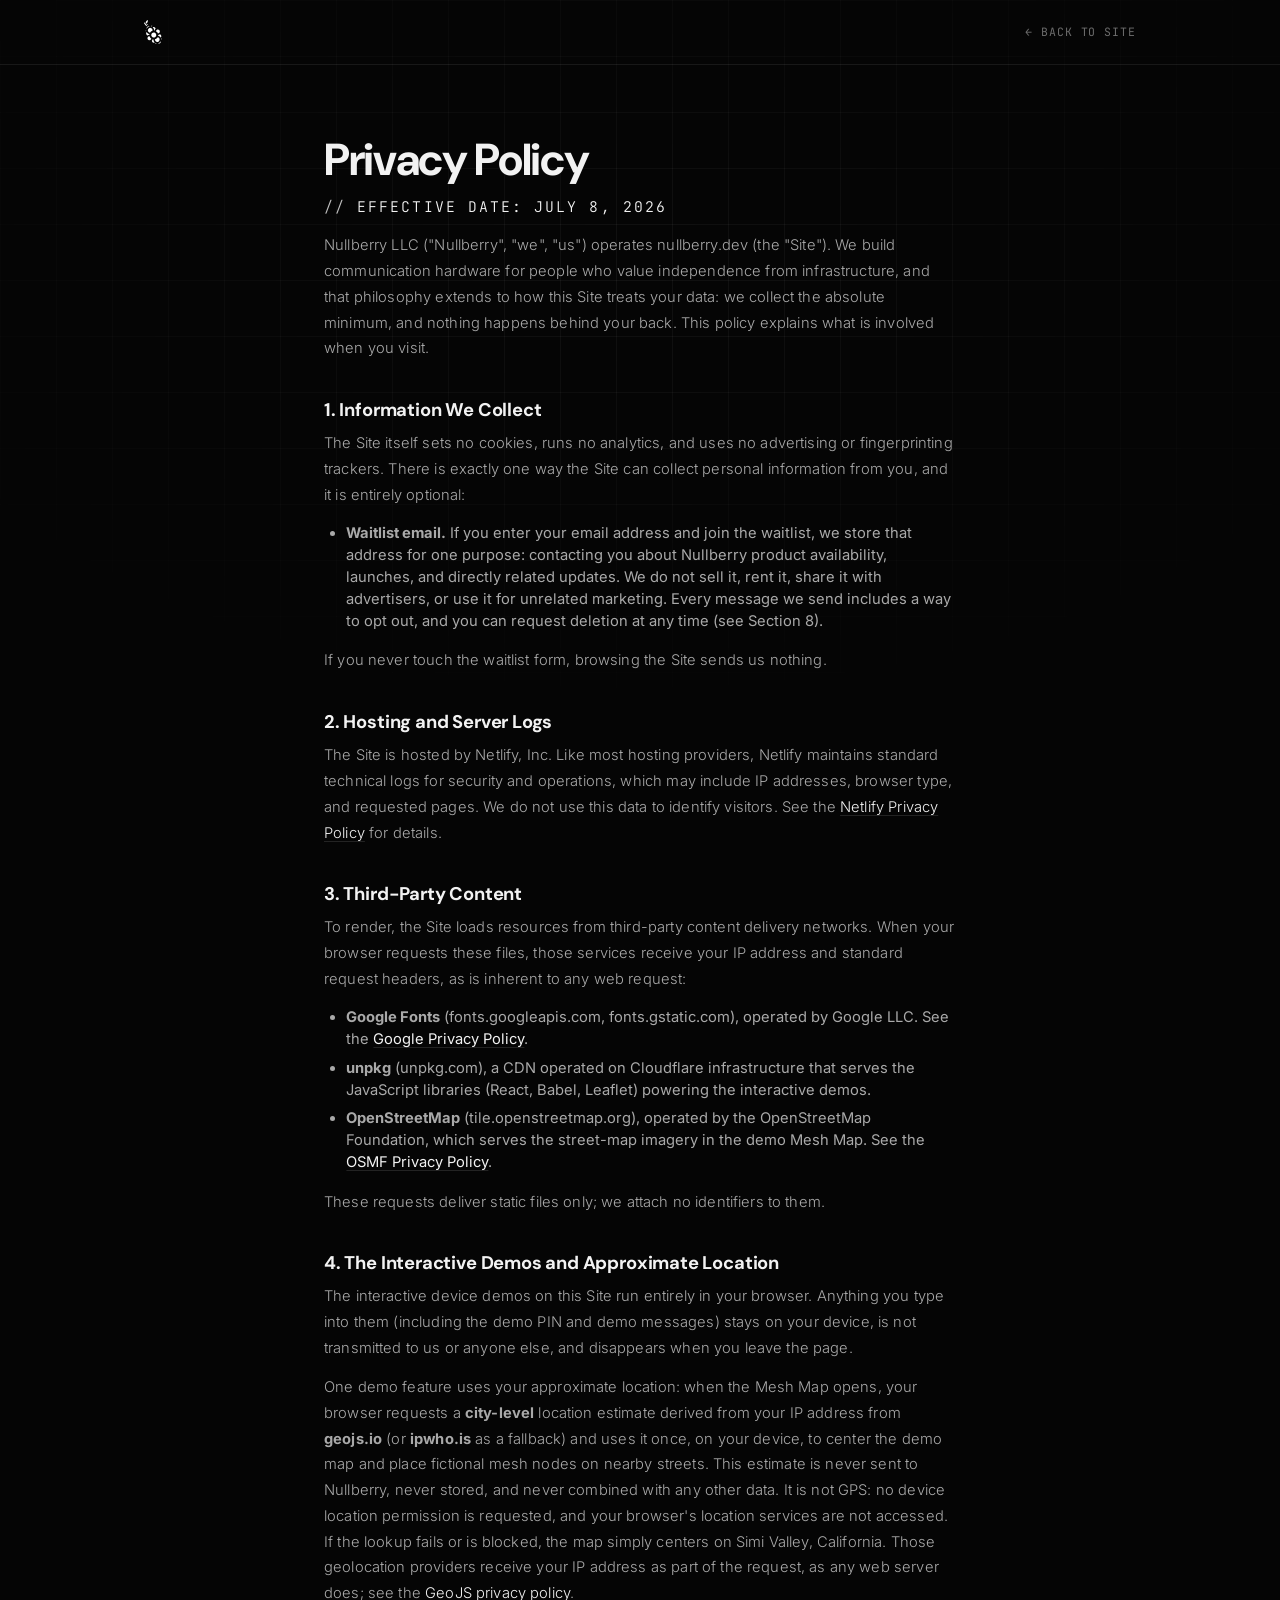
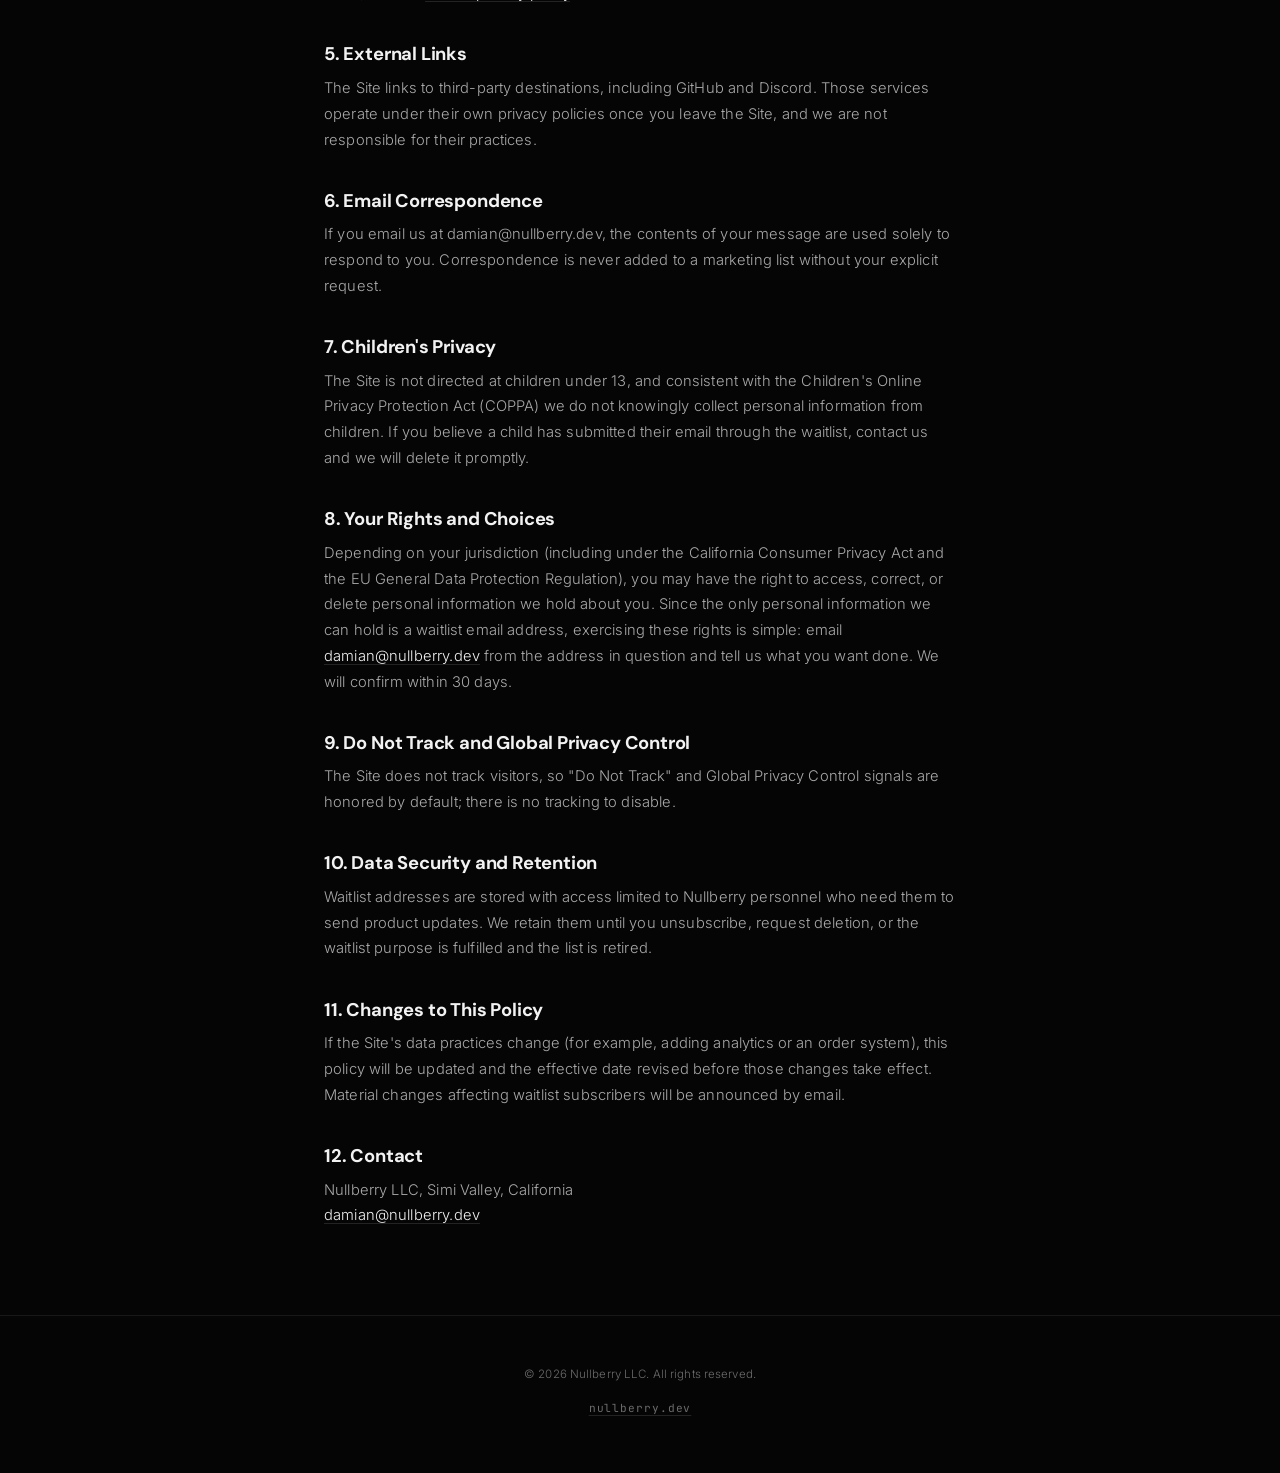
<file: privacy.html>
<!DOCTYPE html>
<html lang="en">
<head>
  <meta charset="UTF-8">
  <link id="favicon" rel="icon" type="image/svg+xml" href="assets/favicon-dark.svg">
  <script>
    (function(){
      var link = document.getElementById('favicon');
      var mq = window.matchMedia('(prefers-color-scheme: dark)');
      function setFav(e){ link.href = e.matches ? 'assets/favicon-dark.svg' : 'assets/favicon-light.svg'; }
      setFav(mq);
      mq.addEventListener('change', setFav);
    })();
  </script>
  <meta name="viewport" content="width=device-width, initial-scale=1.0">
  <meta name="theme-color" content="#050505">
  <title>Privacy Policy | Nullberry</title>
  <meta name="description" content="Privacy policy for nullberry.dev.">
  <meta name="robots" content="noindex">
  <link rel="preconnect" href="https://fonts.googleapis.com">
  <link rel="preconnect" href="https://fonts.gstatic.com" crossorigin>
  <link href="https://fonts.googleapis.com/css2?family=Inter:wght@300;400;500&family=JetBrains+Mono:wght@400;500;600;700&family=DM+Sans:wght@400;500;600;700&display=swap" rel="stylesheet">
  <link rel="stylesheet" href="assets/style.css?v=7">
  <style>
    .legal-nav {
      position: relative;
      padding: 1.25rem 0;
      border-bottom: 1px solid var(--border-dim);
      z-index: 1;
    }

    .legal-nav .container {
      display: flex;
      justify-content: space-between;
      align-items: center;
    }

    .legal-nav img { height: 24px; width: auto; }

    .legal-back {
      font-family: var(--font-mono);
      font-size: 0.72rem;
      letter-spacing: 0.08em;
      text-transform: uppercase;
      color: var(--text-tertiary);
    }

    .legal-back:hover { color: var(--text); opacity: 1; }

    .legal-main {
      position: relative;
      z-index: 1;
      padding: clamp(3rem, 8vh, 5rem) 0 4.5rem;
    }

    .legal-main h1 {
      font-size: clamp(1.9rem, 4.5vw, 2.8rem);
      margin-bottom: 0.6rem;
    }

    .legal-effective {
      font-family: var(--font-mono);
      font-size: 0.72rem;
      letter-spacing: 0.14em;
      text-transform: uppercase;
      color: var(--accent);
      margin-bottom: 2.75rem;
    }

    .legal-effective::before { content: '// '; color: var(--accent-dim); }

    .legal-main h2 {
      font-size: 1.15rem;
      margin: 2.4rem 0 0.7rem;
      letter-spacing: -0.01em;
    }

    .legal-main p, .legal-main li {
      font-size: 0.92rem;
      margin-bottom: 0.85rem;
    }

    .legal-main ul { padding-left: 1.4rem; margin-bottom: 1rem; }
    .legal-main li { margin-bottom: 0.4rem; color: var(--text-secondary); }

    .legal-main a { text-decoration: underline; text-decoration-color: var(--border); text-underline-offset: 3px; }
  </style>
</head>
<body>
  <nav class="legal-nav">
    <div class="container">
      <a href="index.html"><img src="assets/logo-white.svg" alt="Nullberry"></a>
      <a href="index.html" class="legal-back">&larr; Back to site</a>
    </div>
  </nav>

  <main class="legal-main">
    <div class="container narrow">
      <h1>Privacy Policy</h1>
      <p class="legal-effective">Effective date: July 8, 2026</p>

      <p>Nullberry LLC ("Nullberry", "we", "us") operates nullberry.dev (the "Site"). We build communication hardware for people who value independence from infrastructure, and that philosophy extends to how this Site treats your data: we collect the absolute minimum, and nothing happens behind your back. This policy explains what is involved when you visit.</p>

      <h2>1. Information We Collect</h2>
      <p>The Site itself sets no cookies, runs no analytics, and uses no advertising or fingerprinting trackers. There is exactly one way the Site can collect personal information from you, and it is entirely optional:</p>
      <ul>
        <li><strong>Waitlist email.</strong> If you enter your email address and join the waitlist, we store that address for one purpose: contacting you about Nullberry product availability, launches, and directly related updates. We do not sell it, rent it, share it with advertisers, or use it for unrelated marketing. Every message we send includes a way to opt out, and you can request deletion at any time (see Section 8).</li>
      </ul>
      <p>If you never touch the waitlist form, browsing the Site sends us nothing.</p>

      <h2>2. Hosting and Server Logs</h2>
      <p>The Site is hosted by Netlify, Inc. Like most hosting providers, Netlify maintains standard technical logs for security and operations, which may include IP addresses, browser type, and requested pages. We do not use this data to identify visitors. See the <a href="https://www.netlify.com/privacy/" target="_blank" rel="noopener">Netlify Privacy Policy</a> for details.</p>

      <h2>3. Third-Party Content</h2>
      <p>To render, the Site loads resources from third-party content delivery networks. When your browser requests these files, those services receive your IP address and standard request headers, as is inherent to any web request:</p>
      <ul>
        <li><strong>Google Fonts</strong> (fonts.googleapis.com, fonts.gstatic.com), operated by Google LLC. See the <a href="https://policies.google.com/privacy" target="_blank" rel="noopener">Google Privacy Policy</a>.</li>
        <li><strong>unpkg</strong> (unpkg.com), a CDN operated on Cloudflare infrastructure that serves the JavaScript libraries (React, Babel, Leaflet) powering the interactive demos.</li>
        <li><strong>OpenStreetMap</strong> (tile.openstreetmap.org), operated by the OpenStreetMap Foundation, which serves the street-map imagery in the demo Mesh Map. See the <a href="https://osmfoundation.org/wiki/Privacy_Policy" target="_blank" rel="noopener">OSMF Privacy Policy</a>.</li>
      </ul>
      <p>These requests deliver static files only; we attach no identifiers to them.</p>

      <h2>4. The Interactive Demos and Approximate Location</h2>
      <p>The interactive device demos on this Site run entirely in your browser. Anything you type into them (including the demo PIN and demo messages) stays on your device, is not transmitted to us or anyone else, and disappears when you leave the page.</p>
      <p>One demo feature uses your approximate location: when the Mesh Map opens, your browser requests a <strong>city-level</strong> location estimate derived from your IP address from <strong>geojs.io</strong> (or <strong>ipwho.is</strong> as a fallback) and uses it once, on your device, to center the demo map and place fictional mesh nodes on nearby streets. This estimate is never sent to Nullberry, never stored, and never combined with any other data. It is not GPS: no device location permission is requested, and your browser's location services are not accessed. If the lookup fails or is blocked, the map simply centers on Simi Valley, California. Those geolocation providers receive your IP address as part of the request, as any web server does; see the <a href="https://www.geojs.io/privacy/" target="_blank" rel="noopener">GeoJS privacy policy</a>.</p>

      <h2>5. External Links</h2>
      <p>The Site links to third-party destinations, including GitHub and Discord. Those services operate under their own privacy policies once you leave the Site, and we are not responsible for their practices.</p>

      <h2>6. Email Correspondence</h2>
      <p>If you email us at damian@nullberry.dev, the contents of your message are used solely to respond to you. Correspondence is never added to a marketing list without your explicit request.</p>

      <h2>7. Children's Privacy</h2>
      <p>The Site is not directed at children under 13, and consistent with the Children's Online Privacy Protection Act (COPPA) we do not knowingly collect personal information from children. If you believe a child has submitted their email through the waitlist, contact us and we will delete it promptly.</p>

      <h2>8. Your Rights and Choices</h2>
      <p>Depending on your jurisdiction (including under the California Consumer Privacy Act and the EU General Data Protection Regulation), you may have the right to access, correct, or delete personal information we hold about you. Since the only personal information we can hold is a waitlist email address, exercising these rights is simple: email <a href="mailto:damian@nullberry.dev">damian@nullberry.dev</a> from the address in question and tell us what you want done. We will confirm within 30 days.</p>

      <h2>9. Do Not Track and Global Privacy Control</h2>
      <p>The Site does not track visitors, so "Do Not Track" and Global Privacy Control signals are honored by default; there is no tracking to disable.</p>

      <h2>10. Data Security and Retention</h2>
      <p>Waitlist addresses are stored with access limited to Nullberry personnel who need them to send product updates. We retain them until you unsubscribe, request deletion, or the waitlist purpose is fulfilled and the list is retired.</p>

      <h2>11. Changes to This Policy</h2>
      <p>If the Site's data practices change (for example, adding analytics or an order system), this policy will be updated and the effective date revised before those changes take effect. Material changes affecting waitlist subscribers will be announced by email.</p>

      <h2>12. Contact</h2>
      <p>Nullberry LLC, Simi Valley, California<br>
      <a href="mailto:damian@nullberry.dev">damian@nullberry.dev</a></p>
    </div>
  </main>

  <footer>
    <div class="container">
      <p class="footer-legal">&copy; 2026 Nullberry LLC. All rights reserved.</p>
      <div class="footer-links">
        <a href="index.html">nullberry.dev</a>
      </div>
    </div>
  </footer>
</body>
</html>
</file>
<file: assets/style.css>
/* ═══════════════════════════════════════════════════════════
   NULLBERRY — Field Instrument Design v4
   Monochrome: white on jet black. Keep it simple.
   Blueprint grid, mono data, layered glass cards.
   ═══════════════════════════════════════════════════════════ */
:root {
  --bg: #050505;
  --surface: #0e0e0e;
  --surface-2: #171717;
  --card-grad: linear-gradient(165deg, rgba(255, 255, 255, 0.045) 0%, rgba(255, 255, 255, 0.012) 38%, rgba(255, 255, 255, 0.02) 100%);
  --card-inset: inset 0 1px 0 rgba(255, 255, 255, 0.055);
  --card-shadow: 0 12px 34px rgba(0, 0, 0, 0.38);
  --accent: #f2f2f2;
  --accent-dim: #bfbfbf;
  --accent-deep: #7a7a7a;
  --accent-glow: rgba(255, 255, 255, 0.13);
  --accent-faint: rgba(255, 255, 255, 0.05);
  --text: #f2f2f2;
  --text-secondary: #a9a9a9;
  --text-tertiary: #6c6c6c;
  --border: rgba(255, 255, 255, 0.12);
  --border-dim: rgba(255, 255, 255, 0.08);
  --border-hover: rgba(255, 255, 255, 0.34);
  --warning: #d9d9d9;
  --info: #bfbfbf;
  --ok: #f2f2f2;
  --font-display: 'DM Sans', 'Helvetica Neue', Helvetica, Arial, sans-serif;
  --font-body: 'Inter', 'Helvetica Neue', Helvetica, Arial, sans-serif;
  --font-mono: 'JetBrains Mono', 'SF Mono', Consolas, monospace;
  --ease: cubic-bezier(0.25, 0.46, 0.45, 0.94);
  --ease-out: cubic-bezier(0.16, 1, 0.3, 1);
  --r-card: 16px;
  --r-chip: 8px;
}

/* RESET */
*, *::before, *::after { margin: 0; padding: 0; box-sizing: border-box; }

html {
  scroll-behavior: smooth;
  -webkit-font-smoothing: antialiased;
  -moz-osx-font-smoothing: grayscale;
  font-size: 16px;
  overflow-x: clip;
  scrollbar-width: thin;
  scrollbar-color: var(--surface-2) transparent;
}

body {
  font-family: var(--font-body);
  background: var(--bg);
  color: var(--text);
  line-height: 1.5;
  overflow-x: hidden;
  position: relative;
}

/* blueprint grid, fixed behind everything */
body::before {
  content: '';
  position: fixed;
  inset: 0;
  pointer-events: none;
  z-index: 0;
  background-image:
    linear-gradient(var(--accent-faint) 1px, transparent 1px),
    linear-gradient(90deg, var(--accent-faint) 1px, transparent 1px);
  background-size: 56px 56px;
  mask-image: radial-gradient(ellipse 90% 70% at 50% 30%, black 0%, transparent 75%);
  -webkit-mask-image: radial-gradient(ellipse 90% 70% at 50% 30%, black 0%, transparent 75%);
}

section, footer, nav { position: relative; z-index: 1; }

a { color: var(--accent); text-decoration: none; transition: color 0.3s, opacity 0.3s; }
a:hover { opacity: 0.75; }
img, svg { max-width: 100%; display: block; }
::selection { background: var(--accent); color: #0a0a0a; }

/* TYPOGRAPHY */
h1, h2, h3, h4 {
  font-family: var(--font-display);
  font-weight: 700;
  line-height: 1.06;
  letter-spacing: -0.03em;
  color: var(--text);
}

h2 { font-size: clamp(2rem, 5vw, 3.4rem); }
h3 { font-size: clamp(1.1rem, 2vw, 1.35rem); letter-spacing: -0.01em; }
h4 { font-size: 1rem; font-weight: 600; }

p {
  font-family: var(--font-body);
  color: var(--text-secondary);
  line-height: 1.75;
  font-size: 0.92rem;
  font-weight: 300;
  letter-spacing: 0.01em;
}

/* LAYOUT */
.container {
  max-width: 1120px;
  margin: 0 auto;
  padding: 0 clamp(1.5rem, 5vw, 4rem);
}

.container.narrow, .narrow { max-width: 760px; }

section { padding: clamp(5.5rem, 14vh, 11rem) 0; }

section + section::before {
  content: '';
  position: absolute;
  top: 0;
  left: 50%;
  transform: translateX(-50%);
  width: min(1120px, calc(100% - 3rem));
  height: 1px;
  background: linear-gradient(90deg, transparent, var(--border) 20%, var(--border) 80%, transparent);
}

/* shared kit */
.overline {
  display: inline-flex;
  align-items: center;
  font-family: var(--font-mono);
  font-size: 0.68rem;
  font-weight: 500;
  letter-spacing: 0.26em;
  text-transform: uppercase;
  color: var(--accent);
  margin-bottom: 1.6rem;
  padding: 0.4rem 0.9rem;
  border: 1px solid var(--border);
  border-radius: 999px;
  background: linear-gradient(120deg, var(--accent-faint), transparent 70%);
  box-shadow: var(--card-inset);
}

.overline::before {
  content: '';
  width: 6px;
  height: 6px;
  border-radius: 50%;
  background: var(--accent);
  box-shadow: 0 0 10px var(--accent);
  margin-right: 0.65rem;
  animation: pingDot 2.4s ease-in-out infinite;
}

@keyframes pingDot {
  0%, 100% { opacity: 1; }
  50% { opacity: 0.35; }
}

.section-headline { margin-bottom: 1.25rem; max-width: 22ch; }
.section-headline.center { margin-left: auto; margin-right: auto; text-align: center; max-width: none; }

.section-sub {
  font-size: 1.02rem;
  max-width: 560px;
  margin-bottom: 3rem;
}

.section-sub.center { margin-left: auto; margin-right: auto; text-align: center; }

.center { text-align: center; }

/* card base: layered glass */
.spec-card {
  background: var(--card-grad), var(--surface);
  border: 1px solid var(--border-dim);
  border-radius: var(--r-card);
  box-shadow: var(--card-inset), var(--card-shadow);
}

/* REVEAL */
.reveal {
  opacity: 0;
  transform: translateY(34px);
  transition: opacity 0.9s var(--ease-out), transform 0.9s var(--ease-out);
}

.reveal.visible {
  opacity: 1;
  transform: translateY(0);
}

/* ═══════════════════════════════════════
   NAV
   ═══════════════════════════════════════ */
.nav {
  position: fixed;
  top: 0;
  left: 0;
  right: 0;
  z-index: 100;
  padding: 0.75rem 0;
  transition: all 0.5s var(--ease);
  transform: translateY(-100%);
  opacity: 0;
}

.nav.visible {
  transform: translateY(0);
  opacity: 1;
}

.nav.scrolled {
  background: rgba(5, 5, 5, 0.8);
  backdrop-filter: saturate(160%) blur(18px);
  -webkit-backdrop-filter: saturate(160%) blur(18px);
  border-bottom: 1px solid var(--border);
}

.nav-inner {
  display: flex;
  align-items: center;
  justify-content: space-between;
  max-width: 1120px;
  margin: 0 auto;
  padding: 0 clamp(1.5rem, 5vw, 4rem);
}

.nav-logo-img { height: 26px; width: auto; }

.nav-links {
  display: flex;
  align-items: center;
  gap: 1.9rem;
  list-style: none;
}

.nav-links a {
  font-family: var(--font-mono);
  font-size: 0.72rem;
  letter-spacing: 0.08em;
  text-transform: uppercase;
  color: var(--text-tertiary);
}

.nav-links a:hover { color: var(--text); opacity: 1; }

.nav-links .nav-cta {
  color: #0a0a0a;
  background: linear-gradient(120deg, var(--accent) 0%, var(--accent-dim) 100%);
  padding: 0.5rem 1.1rem;
  border-radius: 999px;
  font-weight: 600;
  box-shadow: inset 0 1px 0 rgba(255, 255, 255, 0.35), 0 0 18px var(--accent-glow);
}

.nav-links .nav-cta:hover { opacity: 0.85; color: #0a0a0a; }

.nav-toggle {
  display: none;
  background: none;
  border: none;
  cursor: pointer;
  width: 34px;
  height: 30px;
  position: relative;
  z-index: 200;
}

.nav-toggle span {
  display: block;
  width: 20px;
  height: 1.5px;
  background: var(--text);
  margin: 4.5px auto;
  transition: transform 0.3s, opacity 0.3s;
}

/* ═══════════════════════════════════════
   HERO
   ═══════════════════════════════════════ */
#hero {
  min-height: 100vh;
  min-height: 100dvh;
  display: flex;
  align-items: center;
  justify-content: center;
  padding: 0;
  overflow: hidden;
}

#hero::before {
  content: '';
  position: absolute;
  top: 50%;
  left: 50%;
  transform: translate(-50%, -55%);
  width: min(1100px, 120vw);
  aspect-ratio: 1.6;
  background: radial-gradient(ellipse at center,
    rgba(255, 255, 255, 0.10) 0%,
    rgba(255, 255, 255, 0.04) 35%,
    transparent 70%);
  filter: blur(60px);
  pointer-events: none;
  /* driven by the dock scroll progress so the halo leaves with the
     wordmark instead of lingering as an empty spotlight */
  opacity: var(--hero-bloom, 1);
}

#hero::after {
  content: '';
  position: absolute;
  inset: clamp(1.25rem, 4vw, 3rem);
  pointer-events: none;
  background:
    linear-gradient(var(--border-hover), var(--border-hover)) top left / 18px 1px,
    linear-gradient(var(--border-hover), var(--border-hover)) top left / 1px 18px,
    linear-gradient(var(--border-hover), var(--border-hover)) top right / 18px 1px,
    linear-gradient(var(--border-hover), var(--border-hover)) top right / 1px 18px,
    linear-gradient(var(--border-hover), var(--border-hover)) bottom left / 18px 1px,
    linear-gradient(var(--border-hover), var(--border-hover)) bottom left / 1px 18px,
    linear-gradient(var(--border-hover), var(--border-hover)) bottom right / 18px 1px,
    linear-gradient(var(--border-hover), var(--border-hover)) bottom right / 1px 18px;
  background-repeat: no-repeat;
}

.hero-content {
  text-align: center;
  position: relative;
  z-index: 1;
  padding: 0 1.5rem;
}

.hero-splash { margin: 0 auto 2.25rem; max-width: 560px; }

.splash-img {
  width: 100%;
  height: auto;
  filter: drop-shadow(0 0 34px rgba(255, 255, 255, 0.30));
  animation: heroBreath 6s ease-in-out infinite;
}

@keyframes heroBreath {
  0%, 100% { filter: drop-shadow(0 0 26px rgba(255, 255, 255, 0.2)); }
  50% { filter: drop-shadow(0 0 46px rgba(255, 255, 255, 0.4)); }
}

.hero-tagline {
  font-family: var(--font-mono);
  font-size: clamp(0.85rem, 1.6vw, 1.05rem);
  letter-spacing: 0.12em;
  color: var(--text-secondary);
}

.hero-tagline::after {
  content: '▍';
  color: var(--accent);
  animation: cursorBlink 1.1s steps(1) infinite;
}

@keyframes cursorBlink { 50% { opacity: 0; } }

/* scroll-driven Matrix scramble: characters jumble through ASCII then
   dissolve in random order. Mono cells keep the width rock-steady. */
.hero-tagline.encrypting { white-space: pre; }
.hero-tagline.scrambling::after { opacity: 0; }

.hero-tagline .enc-char {
  display: inline-block;
  will-change: opacity;
  transition: color 0.18s linear;
}

.hero-tagline .enc-char.on {
  color: var(--accent);
  text-shadow: 0 0 8px rgba(255, 255, 255, 0.55);
}

.hero-scroll-indicator {
  position: absolute;
  bottom: 2.5rem;
  left: 50%;
  transform: translateX(-50%);
  display: flex;
  flex-direction: column;
  align-items: center;
  gap: 0.75rem;
  z-index: 1;
}

.hero-scroll-indicator span {
  font-family: var(--font-mono);
  font-size: 0.62rem;
  letter-spacing: 0.3em;
  text-transform: uppercase;
  color: var(--text-tertiary);
}

.scroll-line {
  width: 1px;
  height: 44px;
  background: var(--border-hover);
  position: relative;
  overflow: hidden;
}

.scroll-line::after {
  content: '';
  position: absolute;
  top: -50%;
  left: 0;
  width: 100%;
  height: 50%;
  background: var(--accent);
  animation: scrollDrop 1.8s var(--ease) infinite;
}

@keyframes scrollDrop { to { top: 100%; } }

/* ═══════════════════════════════════════
   INTRO STATEMENT
   ═══════════════════════════════════════ */
#intro { text-align: center; }

.statement {
  font-size: clamp(1.6rem, 3.6vw, 2.7rem);
  font-weight: 700;
  letter-spacing: -0.02em;
  margin-bottom: 1.5rem;
}

.statement-sub {
  font-family: var(--font-mono);
  font-size: clamp(0.85rem, 1.5vw, 1rem);
  line-height: 1.9;
  color: var(--accent);
}

/* ═══════════════════════════════════════
   PROBLEM
   ═══════════════════════════════════════ */
.two-col {
  display: grid;
  grid-template-columns: 1fr 1fr;
  gap: 3rem;
  margin: 3rem 0;
}

.accent-statement {
  font-family: var(--font-display);
  font-size: clamp(1.3rem, 2.6vw, 1.9rem);
  font-weight: 700;
  letter-spacing: -0.01em;
  margin-top: 2.5rem;
  color: var(--text);
}

.accent-statement::before {
  content: '→ ';
  color: var(--accent);
}

/* ═══════════════════════════════════════
   PRODUCT
   ═══════════════════════════════════════ */
.product-grid {
  display: grid;
  grid-template-columns: minmax(280px, 1fr) 1.2fr;
  gap: clamp(2rem, 5vw, 4.5rem);
  align-items: center;
  margin: 3.5rem 0;
}

.device-visual { display: flex; justify-content: center; }

.mark1-svg {
  width: min(300px, 82vw);
  height: auto;
  display: block;
}

.device-mockup {
  width: min(270px, 70vw);
  aspect-ratio: 9 / 17.5;
  border: 1px solid var(--border-hover);
  border-radius: 30px;
  background:
    radial-gradient(120% 90% at 30% 0%, rgba(255, 255, 255, 0.08), transparent 55%),
    linear-gradient(160deg, var(--surface-2) 0%, var(--surface) 55%, #0a0a0a 100%);
  box-shadow:
    inset 0 1px 0 rgba(255, 255, 255, 0.08),
    0 0 0 6px rgba(255, 255, 255, 0.04),
    0 24px 70px rgba(0, 0, 0, 0.6),
    0 0 60px var(--accent-glow);
  display: flex;
  align-items: center;
  justify-content: center;
  position: relative;
  overflow: hidden;
}

.device-mockup::after {
  content: '';
  position: absolute;
  inset: 0;
  background: repeating-linear-gradient(0deg,
    transparent 0 3px, rgba(255, 255, 255, 0.012) 3px 4px);
  pointer-events: none;
}

.device-screen-inner {
  display: flex;
  flex-direction: column;
  align-items: center;
  gap: 0.4rem;
  font-family: var(--font-mono);
}

.device-os-name {
  font-size: 1.05rem;
  font-weight: 600;
  color: var(--text);
  letter-spacing: 0.04em;
}

.device-os-status { font-size: 0.68rem; color: var(--text-tertiary); }

.device-os-ready {
  margin-top: 0.7rem;
  font-size: 0.68rem;
  color: var(--accent);
  border: 1px solid var(--border-hover);
  border-radius: 999px;
  padding: 0.25rem 0.85rem;
  background: var(--accent-faint);
  animation: readyPulse 2.4s ease-in-out infinite;
}

@keyframes readyPulse {
  0%, 100% { box-shadow: 0 0 0 0 transparent; }
  50% { box-shadow: 0 0 16px var(--accent-glow); }
}

.specs-list {
  background: var(--card-grad), var(--surface);
  border: 1px solid var(--border-dim);
  border-radius: var(--r-card);
  box-shadow: var(--card-inset), var(--card-shadow);
  overflow: hidden;
}

.spec-row {
  display: flex;
  justify-content: space-between;
  align-items: baseline;
  gap: 1.5rem;
  padding: 0.62rem 1.25rem;
  border-bottom: 1px solid var(--border-dim);
  transition: background 0.25s;
}

.spec-row:last-child { border-bottom: none; }
.spec-row:hover { background: var(--accent-faint); }

.spec-key {
  font-family: var(--font-mono);
  font-size: 0.68rem;
  text-transform: uppercase;
  letter-spacing: 0.14em;
  color: var(--text-tertiary);
  white-space: nowrap;
}

.spec-val {
  font-size: 0.82rem;
  color: var(--text);
  text-align: right;
}

/* pricing */
.pricing-row {
  display: grid;
  grid-template-columns: repeat(3, 1fr);
  gap: 1.1rem;
  margin: 3.5rem 0 2.5rem;
}

.price-tile {
  position: relative;
  background: var(--card-grad), var(--surface);
  border: 1px solid var(--border-dim);
  border-radius: var(--r-card);
  box-shadow: var(--card-inset), var(--card-shadow);
  padding: 1.9rem 1.6rem;
  transition: border-color 0.3s, transform 0.4s var(--ease-out), box-shadow 0.3s;
}

.price-tile:hover {
  border-color: var(--border-hover);
  transform: translateY(-4px);
  box-shadow: var(--card-inset), 0 20px 50px rgba(0, 0, 0, 0.5), 0 0 34px var(--accent-glow);
}

.price-tile.featured {
  border-color: rgba(255, 255, 255, 0.45);
  background:
    radial-gradient(140% 100% at 50% 0%, rgba(255, 255, 255, 0.10), transparent 55%),
    var(--card-grad), var(--surface-2);
  box-shadow: var(--card-inset), 0 0 44px var(--accent-glow), var(--card-shadow);
}

.price-tile.featured::before {
  content: 'RECOMMENDED';
  position: absolute;
  top: -0.68rem;
  left: 1.4rem;
  font-family: var(--font-mono);
  font-size: 0.58rem;
  letter-spacing: 0.22em;
  color: #0a0a0a;
  background: linear-gradient(120deg, var(--accent), var(--accent-dim));
  padding: 0.22rem 0.7rem;
  border-radius: 999px;
  box-shadow: 0 0 14px var(--accent-glow);
}

.price-name {
  font-family: var(--font-mono);
  font-size: 0.72rem;
  text-transform: uppercase;
  letter-spacing: 0.16em;
  color: var(--text-secondary);
  margin-bottom: 0.9rem;
}

.price-amount {
  font-family: var(--font-display);
  font-size: 2.3rem;
  font-weight: 700;
  letter-spacing: -0.03em;
  background: linear-gradient(120deg, var(--text) 30%, var(--accent) 100%);
  -webkit-background-clip: text;
  background-clip: text;
  color: transparent;
  margin-bottom: 0.6rem;
}

.price-desc { font-size: 0.82rem; }

.callout {
  border: 1px solid var(--border);
  border-left: 3px solid var(--accent);
  border-radius: var(--r-chip);
  background: linear-gradient(90deg, var(--accent-faint), transparent 65%), var(--surface);
  box-shadow: var(--card-inset);
  padding: 1.5rem 1.75rem;
}

.callout p {
  font-size: 1rem;
  color: var(--text);
  font-weight: 400;
  max-width: 68ch;
}

/* ═══════════════════════════════════════
   TRANSPORT LAYERS
   ═══════════════════════════════════════ */
.layers-stack {
  background: var(--card-grad), var(--surface);
  border: 1px solid var(--border-dim);
  border-radius: var(--r-card);
  box-shadow: var(--card-inset), var(--card-shadow);
  overflow: hidden;
  margin-bottom: 4rem;
}

.layer-row {
  display: flex;
  align-items: center;
  gap: 1.25rem;
  padding: 1rem 1.5rem;
  border-bottom: 1px solid var(--border-dim);
  transition: background 0.25s, padding-left 0.3s var(--ease-out);
}

.layer-row:last-child { border-bottom: none; }

.layer-row:hover {
  background: linear-gradient(90deg, var(--accent-faint), transparent 70%);
  padding-left: 1.9rem;
}

.layer-n {
  font-family: var(--font-mono);
  font-size: 0.75rem;
  font-weight: 600;
  color: var(--accent);
  width: 1.4rem;
  flex-shrink: 0;
}

.layer-n::before { content: 'L'; color: var(--text-tertiary); }

.layer-icon {
  width: 38px;
  height: 38px;
  padding: 8px;
  border-radius: 10px;
  background: var(--accent-faint);
  border: 1px solid var(--border);
  color: var(--text-tertiary);
  flex-shrink: 0;
  transition: color 0.25s, box-shadow 0.25s;
}

.layer-row:hover .layer-icon {
  color: var(--accent);
  box-shadow: 0 0 16px var(--accent-glow);
}

.layer-body {
  display: flex;
  flex-direction: column;
  gap: 0.1rem;
  flex: 1;
  min-width: 0;
}

.layer-body strong {
  font-family: var(--font-display);
  font-size: 0.95rem;
  font-weight: 600;
  color: var(--text);
}

.layer-note { font-size: 0.78rem; color: var(--text-tertiary); }

.layer-dist {
  font-family: var(--font-mono);
  font-size: 0.72rem;
  color: var(--accent);
  white-space: nowrap;
  border: 1px solid var(--border);
  padding: 0.25rem 0.7rem;
  border-radius: 999px;
  background: var(--accent-faint);
}

/* failover */
.failover-block {
  background: var(--card-grad), var(--surface);
  border: 1px solid var(--border-dim);
  border-radius: var(--r-card);
  box-shadow: var(--card-inset), var(--card-shadow);
  padding: 2rem clamp(1.25rem, 3vw, 2.25rem);
}

.failover-block h3 { margin-bottom: 1.5rem; }

.failover-block h3::before,
.modes-block h3::before,
.os-demo-section h3::before,
.published h3::before {
  content: '// ';
  font-family: var(--font-mono);
  font-size: 0.85em;
  color: var(--accent-dim);
}

.failover-step {
  display: flex;
  align-items: center;
  gap: 1rem;
  padding: 0.75rem 0;
  border-bottom: 1px dashed var(--border-dim);
  flex-wrap: wrap;
}

.failover-step:last-of-type { border-bottom: none; }

.fail-icon {
  width: 20px;
  height: 20px;
  color: var(--text-tertiary);
  flex-shrink: 0;
}

.fail-trigger {
  font-family: var(--font-mono);
  font-size: 0.78rem;
  color: var(--warning);
  min-width: 150px;
}

.fail-arrow { color: var(--accent); font-size: 0.9rem; }

.fail-response {
  font-size: 0.85rem;
  color: var(--text-secondary);
  flex: 1;
  min-width: 200px;
}

.patents-line {
  margin-top: 1.75rem;
  font-family: var(--font-mono);
  font-size: 0.75rem;
  letter-spacing: 0.06em;
  color: var(--accent);
}

.patents-line::before { content: '⬡ '; }

/* ═══════════════════════════════════════
   NULLBERRY BUSH
   ═══════════════════════════════════════ */
.nodes-grid {
  display: grid;
  grid-template-columns: repeat(auto-fit, minmax(230px, 1fr));
  gap: 1.1rem;
  margin-bottom: 3.5rem;
}

.node-tile {
  background: var(--card-grad), var(--surface);
  border: 1px solid var(--border-dim);
  border-radius: var(--r-card);
  box-shadow: var(--card-inset), var(--card-shadow);
  padding: 1.7rem 1.5rem;
  transition: border-color 0.3s, transform 0.4s var(--ease-out), box-shadow 0.3s;
  position: relative;
  overflow: hidden;
}

/* per-node tinted halo in the corner */
.node-tile::before {
  content: '';
  position: absolute;
  top: -40px;
  right: -40px;
  width: 130px;
  height: 130px;
  border-radius: 50%;
  background: radial-gradient(circle, currentColor 0%, transparent 70%);
  opacity: 0.07;
  pointer-events: none;
}

.node-tile:nth-child(1)::before { color: #f5f5f7; }
.node-tile:nth-child(2)::before { color: #bdbdbd; }
.node-tile:nth-child(3)::before { color: #8f8f8f; }
.node-tile:nth-child(4)::before { color: #ffffff; }

.node-tile:hover {
  border-color: var(--border-hover);
  transform: translateY(-4px);
  box-shadow: var(--card-inset), 0 20px 50px rgba(0, 0, 0, 0.5), 0 0 30px var(--accent-glow);
}

.node-tile.root { border-style: dashed; }

.node-top {
  display: flex;
  align-items: center;
  gap: 0.75rem;
  margin-bottom: 1rem;
}

.node-label {
  font-family: var(--font-mono);
  font-size: 0.8rem;
  font-weight: 600;
  text-transform: uppercase;
  letter-spacing: 0.16em;
}

.node-icon { width: 22px; height: 22px; margin-left: auto; }

.node-cost {
  font-family: var(--font-mono);
  font-size: 0.9rem;
  font-weight: 600;
  color: var(--text);
}

.node-cost-sub {
  font-family: var(--font-mono);
  font-size: 0.62rem;
  text-transform: uppercase;
  letter-spacing: 0.12em;
  color: var(--text-tertiary);
}

.node-tile > p { font-size: 0.82rem; margin-bottom: 1.1rem; }

.node-tags { display: flex; flex-wrap: wrap; gap: 0.4rem; }

.node-tags span {
  font-family: var(--font-mono);
  font-size: 0.62rem;
  letter-spacing: 0.04em;
  color: var(--text-tertiary);
  border: 1px solid var(--border-dim);
  background: rgba(255, 255, 255, 0.02);
  padding: 0.22rem 0.6rem;
  border-radius: 999px;
}

.bush-tagline {
  font-family: var(--font-display);
  font-size: clamp(1.15rem, 2.4vw, 1.7rem);
  font-weight: 600;
  line-height: 1.6;
  text-align: center;
  color: var(--text-secondary);
}

.bush-tagline span { color: var(--accent); }

/* ═══════════════════════════════════════
   NULLBERRY OS
   ═══════════════════════════════════════ */
.feature-grid {
  display: grid;
  grid-template-columns: repeat(auto-fit, minmax(220px, 1fr));
  gap: 1.1rem;
  margin-bottom: 4rem;
}

.feature-card {
  background: var(--card-grad), var(--surface);
  border: 1px solid var(--border-dim);
  border-radius: var(--r-card);
  box-shadow: var(--card-inset), var(--card-shadow);
  padding: 1.6rem 1.5rem;
  transition: border-color 0.3s, transform 0.4s var(--ease-out), box-shadow 0.3s;
}

.feature-card:hover {
  border-color: var(--border-hover);
  transform: translateY(-3px);
  box-shadow: var(--card-inset), 0 18px 44px rgba(0, 0, 0, 0.48), 0 0 28px var(--accent-glow);
}

.feature-icon {
  width: 44px;
  height: 44px;
  padding: 10px;
  border-radius: 12px;
  background: linear-gradient(150deg, var(--accent-glow), var(--accent-faint));
  border: 1px solid var(--border);
  box-shadow: var(--card-inset);
  color: var(--accent);
  margin-bottom: 1.1rem;
}

.feature-icon svg { width: 100%; height: 100%; }

.feature-card h4 { margin-bottom: 0.5rem; }
.feature-card p { font-size: 0.8rem; }

.os-demo-section { margin-bottom: 4rem; }

.os-demo-section h3 { margin-bottom: 0.4rem; }

.os-demo-hint {
  font-family: var(--font-mono);
  font-size: 0.75rem;
  color: var(--text-tertiary);
  margin-bottom: 1.75rem;
}

.demo-duo {
  display: grid;
  grid-template-columns: repeat(auto-fit, minmax(340px, 1fr));
  gap: 3rem 2rem;
  justify-items: center;
  margin-top: 2rem;
}

.demo-col { display: flex; flex-direction: column; align-items: center; gap: 1.4rem; }

.demo-col-label {
  font-family: var(--font-mono);
  font-size: 0.68rem;
  letter-spacing: 0.24em;
  text-transform: uppercase;
  color: var(--accent);
  border: 1px solid var(--border);
  background: var(--accent-faint);
  border-radius: 999px;
  padding: 0.4rem 1rem;
}

#os-demo-root, #ios-demo-root { display: flex; justify-content: center; }

.modes-block {
  background: var(--card-grad), var(--surface);
  border: 1px solid var(--border-dim);
  border-radius: var(--r-card);
  box-shadow: var(--card-inset), var(--card-shadow);
  padding: 2rem clamp(1.25rem, 3vw, 2.25rem);
}

.modes-block h3 { margin-bottom: 1.5rem; }

.mode-row {
  display: flex;
  align-items: baseline;
  gap: 1.5rem;
  padding: 0.7rem 0;
  border-bottom: 1px dashed var(--border-dim);
}

.mode-row:last-child { border-bottom: none; }

.mode-label {
  font-family: var(--font-mono);
  font-size: 0.78rem;
  font-weight: 600;
  letter-spacing: 0.05em;
  color: var(--accent);
  min-width: 170px;
}

.mode-detail { font-size: 0.85rem; color: var(--text-secondary); }

/* ═══════════════════════════════════════
   OPEN SOURCE
   ═══════════════════════════════════════ */
.principles {
  list-style: none;
  counter-reset: principle;
  margin: 3rem 0 4rem;
  max-width: 720px;
}

.principles li {
  counter-increment: principle;
  font-family: var(--font-body);
  font-size: 1rem;
  color: var(--text-secondary);
  font-weight: 300;
  padding: 0.85rem 0 0.85rem 3.4rem;
  border-bottom: 1px solid var(--border-dim);
  position: relative;
}

.principles li::before {
  content: counter(principle, decimal-leading-zero);
  position: absolute;
  left: 0;
  top: 50%;
  transform: translateY(-50%);
  font-family: var(--font-mono);
  font-size: 0.72rem;
  color: var(--accent);
  border: 1px solid var(--border);
  background: var(--accent-faint);
  border-radius: 6px;
  padding: 0.3rem 0.45rem;
}

.principles li:last-child { border-bottom: none; }

.published h3 { margin-bottom: 1.25rem; }

.tag-row { display: flex; flex-wrap: wrap; gap: 0.5rem; }

.tag {
  font-family: var(--font-mono);
  font-size: 0.72rem;
  letter-spacing: 0.03em;
  color: var(--text-secondary);
  border: 1px solid var(--border);
  background: linear-gradient(120deg, var(--accent-faint), transparent 80%);
  box-shadow: var(--card-inset);
  padding: 0.5rem 0.95rem;
  border-radius: 999px;
  transition: color 0.25s, border-color 0.25s, box-shadow 0.25s;
}

.tag:hover {
  color: var(--accent);
  border-color: var(--border-hover);
  box-shadow: var(--card-inset), 0 0 16px var(--accent-glow);
}

/* ═══════════════════════════════════════
   NUMBERS
   ═══════════════════════════════════════ */
.metrics {
  display: grid;
  grid-template-columns: repeat(auto-fit, minmax(260px, 1fr));
  gap: 1.1rem;
}

.metric {
  background: var(--card-grad), var(--surface);
  border: 1px solid var(--border-dim);
  border-radius: var(--r-card);
  box-shadow: var(--card-inset), var(--card-shadow);
  padding: 1.85rem 1.6rem;
  transition: border-color 0.3s, transform 0.4s var(--ease-out), box-shadow 0.3s;
}

.metric:hover {
  border-color: var(--border-hover);
  transform: translateY(-3px);
  box-shadow: var(--card-inset), 0 18px 44px rgba(0, 0, 0, 0.48), 0 0 28px var(--accent-glow);
}

.metric-val {
  display: block;
  font-family: var(--font-display);
  font-size: 2.4rem;
  font-weight: 700;
  letter-spacing: -0.03em;
  background: linear-gradient(120deg, var(--accent) 0%, #ffffff 60%, var(--accent) 100%);
  -webkit-background-clip: text;
  background-clip: text;
  color: transparent;
  line-height: 1.1;
  margin-bottom: 0.5rem;
}

.metric-lbl {
  display: block;
  font-family: var(--font-mono);
  font-size: 0.68rem;
  text-transform: uppercase;
  letter-spacing: 0.16em;
  color: var(--text-secondary);
  margin-bottom: 0.8rem;
}

.metric p { font-size: 0.8rem; }

/* ═══════════════════════════════════════
   ROADMAP
   ═══════════════════════════════════════ */
.timeline {
  position: relative;
  margin-top: 3rem;
  padding-left: 2.75rem;
}

.timeline::before {
  content: '';
  position: absolute;
  left: 16px;
  top: 8px;
  bottom: 8px;
  width: 1px;
  background: linear-gradient(180deg, var(--accent-dim), var(--border-dim));
}

.tl-item { position: relative; padding-bottom: 2.75rem; }
.tl-item:last-child { padding-bottom: 0; }

.tl-marker {
  position: absolute;
  left: -2.75rem;
  top: 0;
  width: 33px;
  height: 33px;
  display: flex;
  align-items: center;
  justify-content: center;
  font-family: var(--font-mono);
  font-size: 0.72rem;
  font-weight: 600;
  color: var(--text-tertiary);
  background: var(--card-grad), var(--surface);
  border: 1px solid var(--border-dim);
  border-radius: 10px;
  box-shadow: var(--card-inset);
}

.tl-item.active .tl-marker {
  color: #0a0a0a;
  background: linear-gradient(140deg, var(--accent), var(--accent-dim));
  border-color: var(--accent);
  box-shadow: inset 0 1px 0 rgba(255, 255, 255, 0.4), 0 0 22px var(--accent-glow);
}

.tl-date {
  font-family: var(--font-mono);
  font-size: 0.68rem;
  letter-spacing: 0.2em;
  text-transform: uppercase;
  color: var(--accent);
  display: block;
  margin-bottom: 0.4rem;
}

.tl-content h4 { font-size: 1.15rem; margin-bottom: 0.5rem; }
.tl-content p { font-size: 0.85rem; }

/* ═══════════════════════════════════════
   WAITLIST
   ═══════════════════════════════════════ */
#waitlist { text-align: center; }

#waitlist::before {
  content: '';
  position: absolute;
  bottom: -30%;
  left: 50%;
  transform: translateX(-50%);
  width: min(900px, 100vw);
  aspect-ratio: 2.2;
  background: radial-gradient(ellipse at center,
    rgba(255, 255, 255, 0.11) 0%, transparent 65%);
  filter: blur(50px);
  pointer-events: none;
}

.waitlist-form {
  display: flex;
  gap: 0.6rem;
  justify-content: center;
  max-width: 460px;
  margin: 0 auto 2.5rem;
  position: relative;
  z-index: 1;
}

.waitlist-form input {
  flex: 1;
  min-width: 0;
  font-family: var(--font-mono);
  font-size: 0.85rem;
  color: var(--text);
  background: var(--card-grad), var(--surface);
  border: 1px solid var(--border-dim);
  border-radius: 999px;
  padding: 0.85rem 1.3rem;
  outline: none;
  box-shadow: var(--card-inset);
  transition: border-color 0.3s, box-shadow 0.3s;
}

.waitlist-form input::placeholder { color: var(--text-tertiary); }

.waitlist-form input:focus {
  border-color: var(--accent-dim);
  box-shadow: var(--card-inset), 0 0 0 3px var(--accent-faint), 0 0 24px var(--accent-glow);
}

.waitlist-form button {
  font-family: var(--font-mono);
  font-size: 0.78rem;
  font-weight: 600;
  letter-spacing: 0.08em;
  text-transform: uppercase;
  color: #0a0a0a;
  background: linear-gradient(120deg, var(--accent), var(--accent-dim));
  border: none;
  border-radius: 999px;
  padding: 0.85rem 1.6rem;
  cursor: pointer;
  transition: opacity 0.3s, transform 0.3s var(--ease-out), box-shadow 0.3s;
  box-shadow: inset 0 1px 0 rgba(255, 255, 255, 0.35), 0 0 20px var(--accent-glow);
}

.waitlist-form button:hover {
  transform: translateY(-2px);
  box-shadow: inset 0 1px 0 rgba(255, 255, 255, 0.35), 0 6px 30px rgba(255, 255, 255, 0.3);
}

.social-links {
  display: flex;
  gap: 2rem;
  justify-content: center;
  position: relative;
  z-index: 1;
}

.social-links a {
  font-family: var(--font-mono);
  font-size: 0.78rem;
  letter-spacing: 0.06em;
  color: var(--text-secondary);
}

.social-links a:hover { color: var(--accent); opacity: 1; }

/* ═══════════════════════════════════════
   FOOTER
   ═══════════════════════════════════════ */
footer {
  border-top: 1px solid var(--border-dim);
  padding: 3rem 0 3.5rem;
  text-align: center;
}

.footer-logo {
  display: flex;
  justify-content: center;
  margin-bottom: 1.25rem;
  opacity: 0.8;
}

.footer-main {
  font-family: var(--font-mono);
  font-size: 0.75rem;
  letter-spacing: 0.05em;
  color: var(--text-secondary);
  margin-bottom: 0.6rem;
}

.footer-legal {
  font-size: 0.72rem;
  color: var(--text-tertiary);
  max-width: 640px;
  margin: 0 auto;
}

.footer-links {
  margin-top: 1rem;
  display: flex;
  gap: 1.5rem;
  justify-content: center;
}

.footer-links a {
  font-family: var(--font-mono);
  font-size: 0.7rem;
  letter-spacing: 0.08em;
  color: var(--text-tertiary);
  text-decoration: underline;
  text-decoration-color: var(--border);
  text-underline-offset: 3px;
}

.footer-links a:hover { color: var(--accent); opacity: 1; }

/* ═══════════════════════════════════════
   RESPONSIVE
   ═══════════════════════════════════════ */
@media (max-width: 900px) {
  .product-grid { grid-template-columns: 1fr; }
  .device-visual { order: -1; }
  .pricing-row { grid-template-columns: 1fr; max-width: 460px; margin-left: auto; margin-right: auto; }
  .two-col { grid-template-columns: 1fr; gap: 1.5rem; }
}

@media (max-width: 768px) {
  .nav { transform: translateY(0); opacity: 1; background: rgba(5, 5, 5, 0.82); backdrop-filter: blur(18px); -webkit-backdrop-filter: blur(18px); border-bottom: 1px solid var(--border-dim); }

  .nav-toggle { display: block; }

  .nav-links {
    position: fixed;
    top: 0;
    right: 0;
    width: min(320px, 82vw);
    height: 100vh;
    height: 100dvh;
    background: rgba(5, 5, 5, 0.97);
    backdrop-filter: blur(24px);
    -webkit-backdrop-filter: blur(24px);
    flex-direction: column;
    align-items: flex-start;
    justify-content: center;
    gap: 1.6rem;
    padding: 2rem;
    transform: translateX(100%);
    transition: transform 0.45s var(--ease-out);
    border-left: 1px solid var(--border-dim);
    z-index: 150;
  }

  .nav-links.open { transform: translateX(0); }
  .nav-links a { font-size: 0.9rem; }
  .layer-dist { display: none; }
  .fail-trigger { min-width: 0; }
  .timeline { padding-left: 2.5rem; }
}

@media (max-width: 480px) {
  .waitlist-form { flex-direction: column; }
  .hero-splash { max-width: 82vw; }
  .spec-row { flex-direction: column; gap: 0.15rem; align-items: flex-start; }
  .spec-val { text-align: left; }
}

@media (prefers-reduced-motion: reduce) {
  *, *::before, *::after {
    animation-duration: 0.01ms !important;
    animation-iteration-count: 1 !important;
    transition-duration: 0.01ms !important;
  }
  html { scroll-behavior: auto; }
}

/* ═══════════════════════════════════════
   HERO WORDMARK DOCKING
   The splash shrinks into the nav logo slot on scroll;
   the in-nav image is a sizing placeholder while JS drives it.
   ═══════════════════════════════════════ */
.logo-dock .nav-logo-img { visibility: hidden; }

.splash-img.docking {
  position: fixed;
  z-index: 101;
  animation: none;
  pointer-events: none;
  margin: 0;
  height: auto;
  will-change: left, top, width;
  /* the traveling bloom below carries the glow, so drop the filter halo */
  filter: none;
}

/* soft bloom that rides on the wordmark's center as it docks, so the
   glow visibly travels into the nav rather than shrinking in place */
.dock-glow {
  position: fixed;
  z-index: 100;
  pointer-events: none;
  opacity: 0;
  border-radius: 50%;
  background: radial-gradient(ellipse at center,
    rgba(255, 255, 255, 0.85) 0%,
    rgba(255, 255, 255, 0.28) 32%,
    transparent 68%);
  filter: blur(14px);
  will-change: left, top, width, height, opacity;
}
</file>
